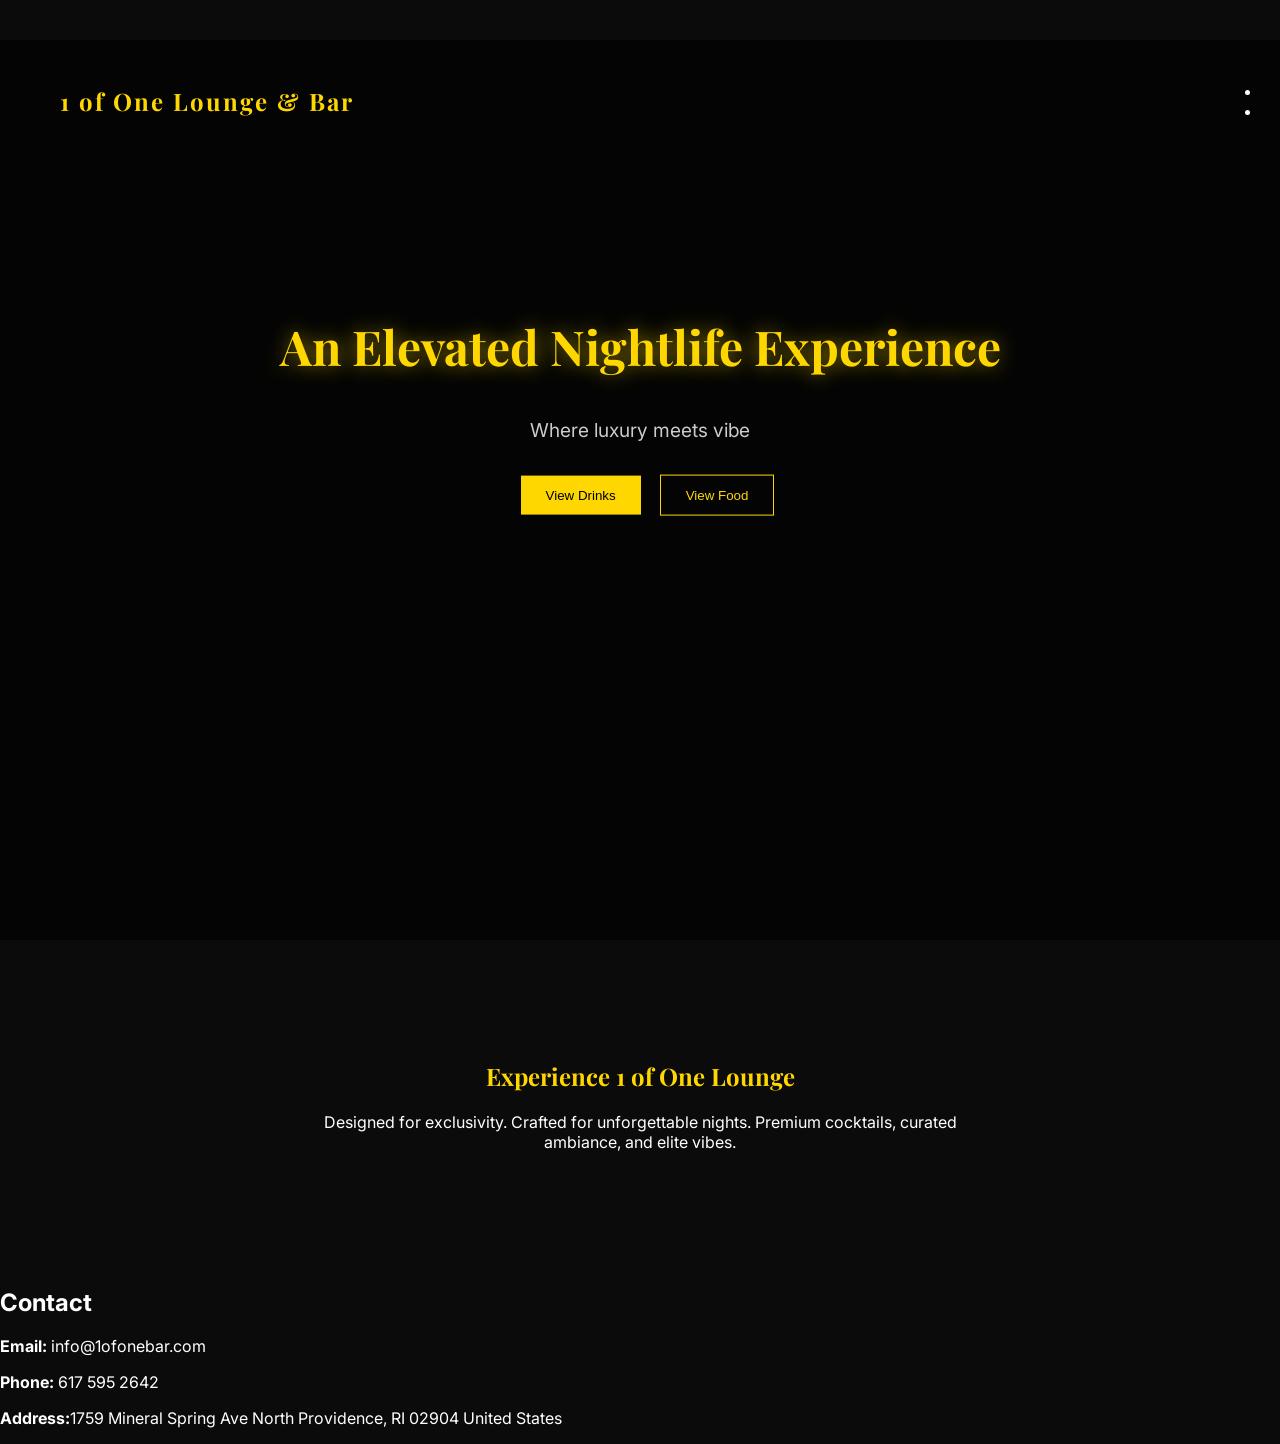
<file: index.html>
<!DOCTYPE html>
<html lang="en">
<head>
  <meta charset="UTF-8">
  <title>1 of One Lounge & Bar</title>
  <link rel="stylesheet" href="style.css">

  <!-- Google Font -->
  <link href="https://fonts.googleapis.com/css2?family=Playfair+Display:wght@500;700&family=Inter:wght@300;400&display=swap" rel="stylesheet">
</head>

<body>

<nav class="nav">
  <h1 class="logo">1 of One Lounge & Bar</h1>
  <ul>
    <li><a href="drinks.html">Drinks</a></li>
    <li><a href="food.html">Food</a></li>
  </ul>
</nav>

<section class="hero">
  <div class="overlay"></div>

  <div class="hero-content">
    <h2 class="glow">An Elevated Nightlife Experience</h2>
    <p>Where luxury meets vibe</p>

    <div class="buttons">
      <a href="drinks.html"><button class="gold-btn">View Drinks</button></a>
      <a href="food.html"><button class="outline-btn">View Food</button></a>
    </div>
  </div>
</section>

<section class="about">
  <h2>Experience 1 of One Lounge</h2>
  <p>
    Designed for exclusivity. Crafted for unforgettable nights.
    Premium cocktails, curated ambiance, and elite vibes.
  </p>
</section>
 <section id="contact" class="contact">
      <div class="section-heading">
        <p class="section-tag"></p>
        <h2>Contact</h2>
      </div>

      <div class="contact-card">
        <p><strong>Email:</strong> info@1ofonebar.com</p>
        <p><strong>Phone:</strong> 617 595 2642</p>
        <p><strong>Address:</strong>1759 Mineral Spring Ave
North Providence, RI  02904
United States</p>
      </div>
<script src="script.js"></script>
</body>
</html>
</file>
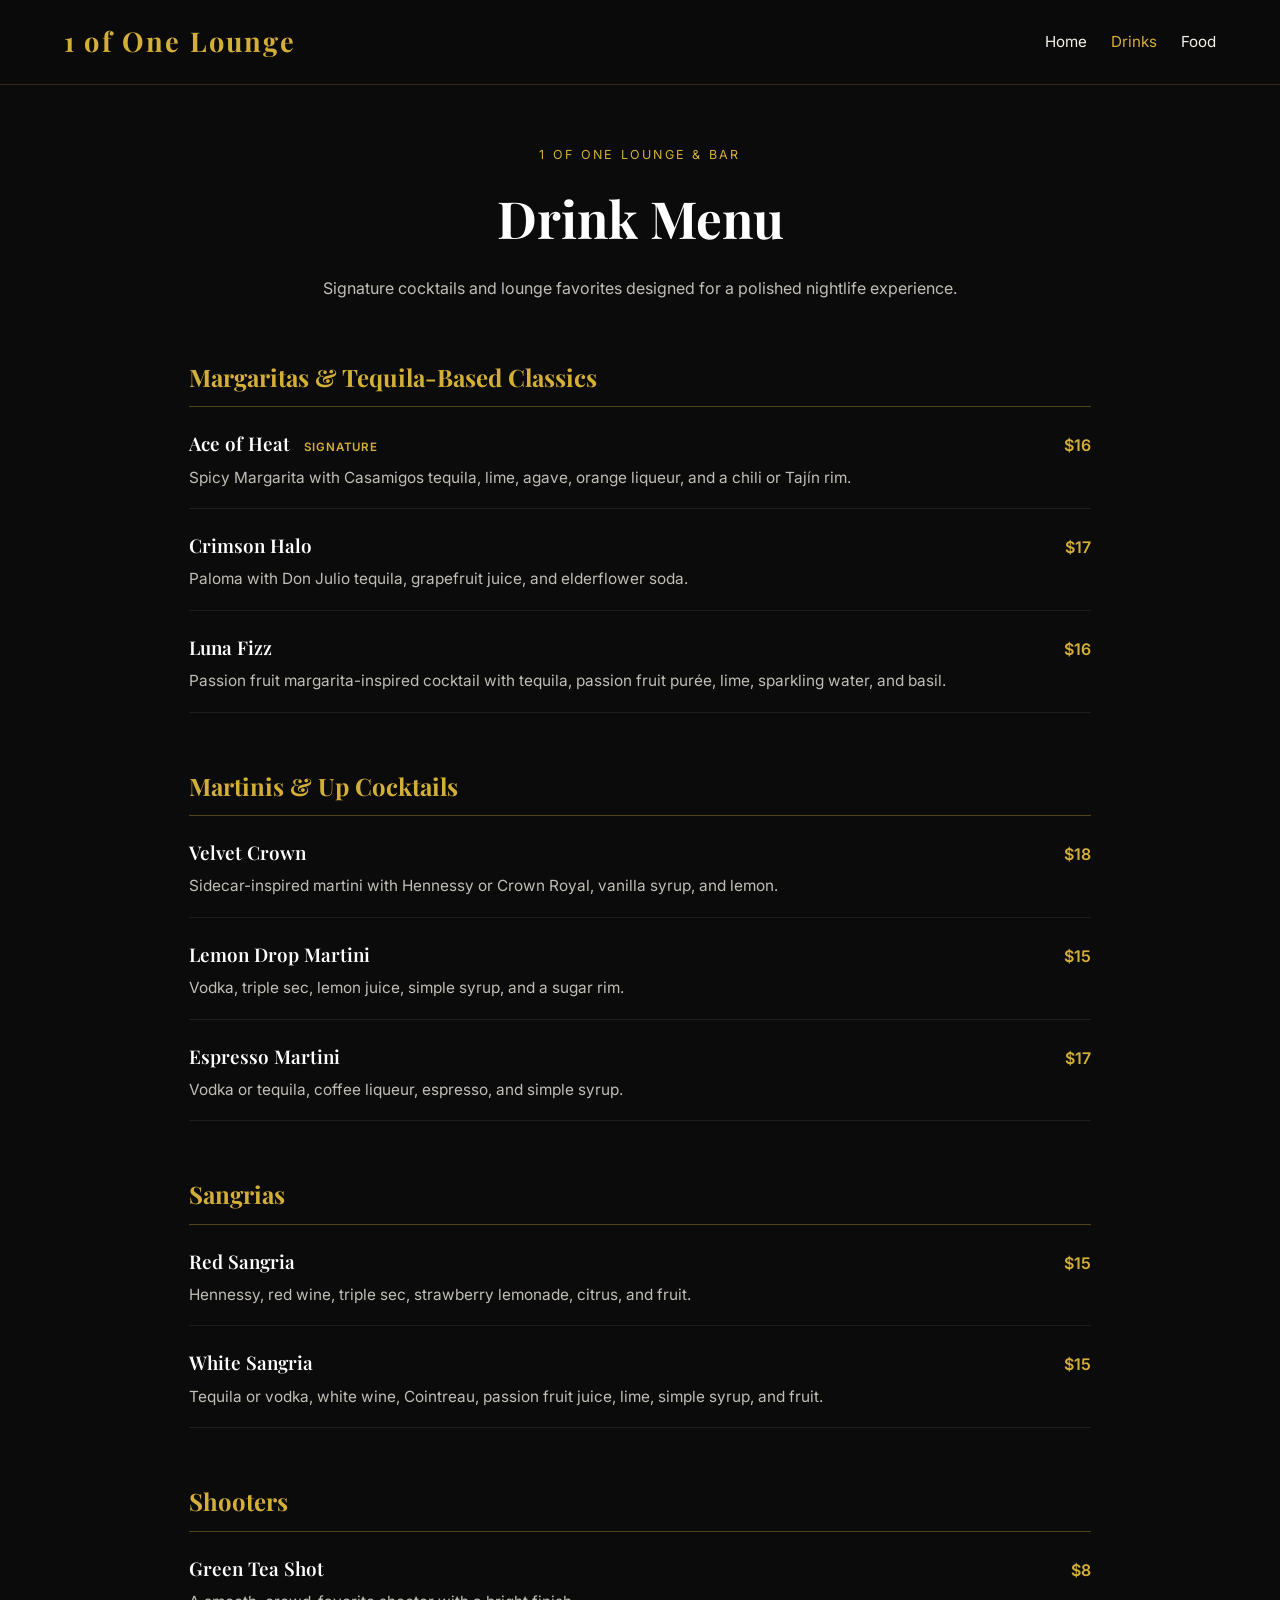
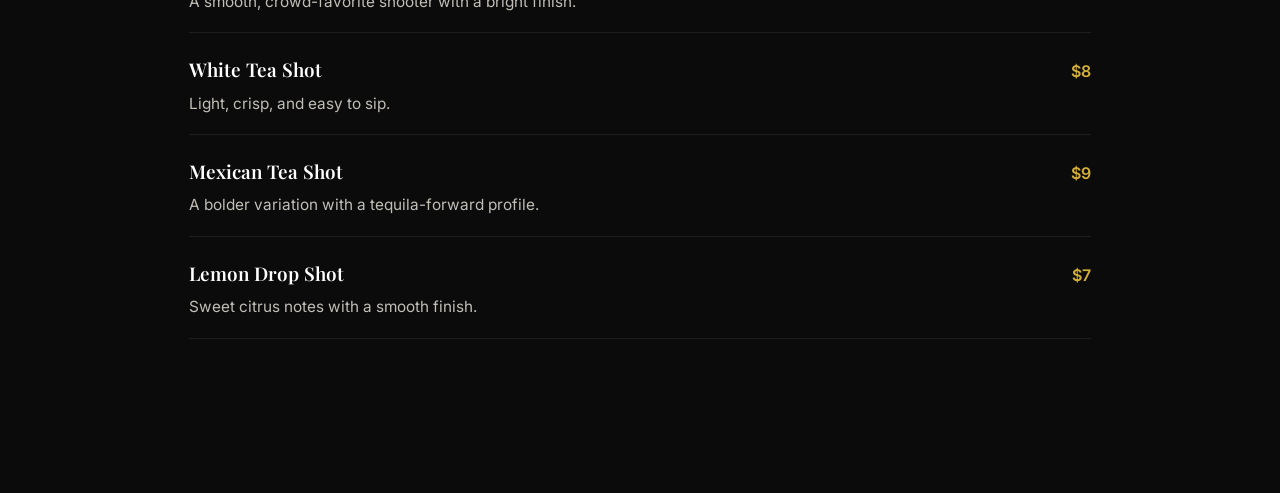
<file: drinks.html>
<!DOCTYPE html>
<html lang="en">
<head>
  <meta charset="UTF-8" />
  <meta name="viewport" content="width=device-width, initial-scale=1.0" />
  <title>Drink Menu | 1 of One Lounge & Bar</title>
  <link rel="preconnect" href="https://fonts.googleapis.com" />
  <link rel="preconnect" href="https://fonts.gstatic.com" crossorigin />
  <link href="https://fonts.googleapis.com/css2?family=Inter:wght@300;400;500;600&family=Playfair+Display:wght@500;600;700&display=swap" rel="stylesheet" />
  <link rel="stylesheet" href="menu.css" />
</head>
<body>
  <header class="site-header">
    <nav class="nav">
      <a href="index.html" class="brand">1 of One Lounge</a>

      <button class="menu-toggle" aria-label="Open navigation" aria-expanded="false">
        <span></span>
        <span></span>
        <span></span>
      </button>

      <ul class="nav-links">
        <li><a href="index.html">Home</a></li>
        <li><a href="drinks.html" class="active">Drinks</a></li>
        <li><a href="food.html">Food</a></li>
      </ul>
    </nav>
  </header>

  <main class="menu-layout">
    <section class="menu-hero reveal">
      <p class="eyebrow">1 of One Lounge & Bar</p>
      <h1>Drink Menu</h1>
      <p class="menu-intro">
        Signature cocktails and lounge favorites designed for a polished nightlife experience.
      </p>
    </section>

    <section class="menu-section reveal">
      <div class="section-heading">
        <h2>Margaritas &amp; Tequila-Based Classics</h2>
      </div>

      <div class="menu-items">
        <article class="menu-item signature-item">
          <div class="menu-item-heading">
            <h3>Ace of Heat</h3>
            <p class="price">$16</p>
          </div>
          <p class="description">Spicy Margarita with Casamigos tequila, lime, agave, orange liqueur, and a chili or Tajín rim.</p>
        </article>

        <article class="menu-item">
          <div class="menu-item-heading">
            <h3>Crimson Halo</h3>
            <p class="price">$17</p>
          </div>
          <p class="description">Paloma with Don Julio tequila, grapefruit juice, and elderflower soda.</p>
        </article>

        <article class="menu-item">
          <div class="menu-item-heading">
            <h3>Luna Fizz</h3>
            <p class="price">$16</p>
          </div>
          <p class="description">Passion fruit margarita-inspired cocktail with tequila, passion fruit purée, lime, sparkling water, and basil.</p>
        </article>
      </div>
    </section>

    <section class="menu-section reveal">
      <div class="section-heading">
        <h2>Martinis &amp; Up Cocktails</h2>
      </div>

      <div class="menu-items">
        <article class="menu-item">
          <div class="menu-item-heading">
            <h3>Velvet Crown</h3>
            <p class="price">$18</p>
          </div>
          <p class="description">Sidecar-inspired martini with Hennessy or Crown Royal, vanilla syrup, and lemon.</p>
        </article>

        <article class="menu-item">
          <div class="menu-item-heading">
            <h3>Lemon Drop Martini</h3>
            <p class="price">$15</p>
          </div>
          <p class="description">Vodka, triple sec, lemon juice, simple syrup, and a sugar rim.</p>
        </article>

        <article class="menu-item">
          <div class="menu-item-heading">
            <h3>Espresso Martini</h3>
            <p class="price">$17</p>
          </div>
          <p class="description">Vodka or tequila, coffee liqueur, espresso, and simple syrup.</p>
        </article>
      </div>
    </section>

    <section class="menu-section reveal">
      <div class="section-heading">
        <h2>Sangrias</h2>
      </div>

      <div class="menu-items">
        <article class="menu-item">
          <div class="menu-item-heading">
            <h3>Red Sangria</h3>
            <p class="price">$15</p>
          </div>
          <p class="description">Hennessy, red wine, triple sec, strawberry lemonade, citrus, and fruit.</p>
        </article>

        <article class="menu-item">
          <div class="menu-item-heading">
            <h3>White Sangria</h3>
            <p class="price">$15</p>
          </div>
          <p class="description">Tequila or vodka, white wine, Cointreau, passion fruit juice, lime, simple syrup, and fruit.</p>
        </article>
      </div>
    </section>

    <section class="menu-section reveal">
      <div class="section-heading">
        <h2>Shooters</h2>
      </div>

      <div class="menu-items">
        <article class="menu-item">
          <div class="menu-item-heading">
            <h3>Green Tea Shot</h3>
            <p class="price">$8</p>
          </div>
          <p class="description">A smooth, crowd-favorite shooter with a bright finish.</p>
        </article>

        <article class="menu-item">
          <div class="menu-item-heading">
            <h3>White Tea Shot</h3>
            <p class="price">$8</p>
          </div>
          <p class="description">Light, crisp, and easy to sip.</p>
        </article>

        <article class="menu-item">
          <div class="menu-item-heading">
            <h3>Mexican Tea Shot</h3>
            <p class="price">$9</p>
          </div>
          <p class="description">A bolder variation with a tequila-forward profile.</p>
        </article>

        <article class="menu-item">
          <div class="menu-item-heading">
            <h3>Lemon Drop Shot</h3>
            <p class="price">$7</p>
          </div>
          <p class="description">Sweet citrus notes with a smooth finish.</p>
        </article>
      </div>
    </section>
  </main>

  <script src="script.js"></script>
</body>
</html>
</file>
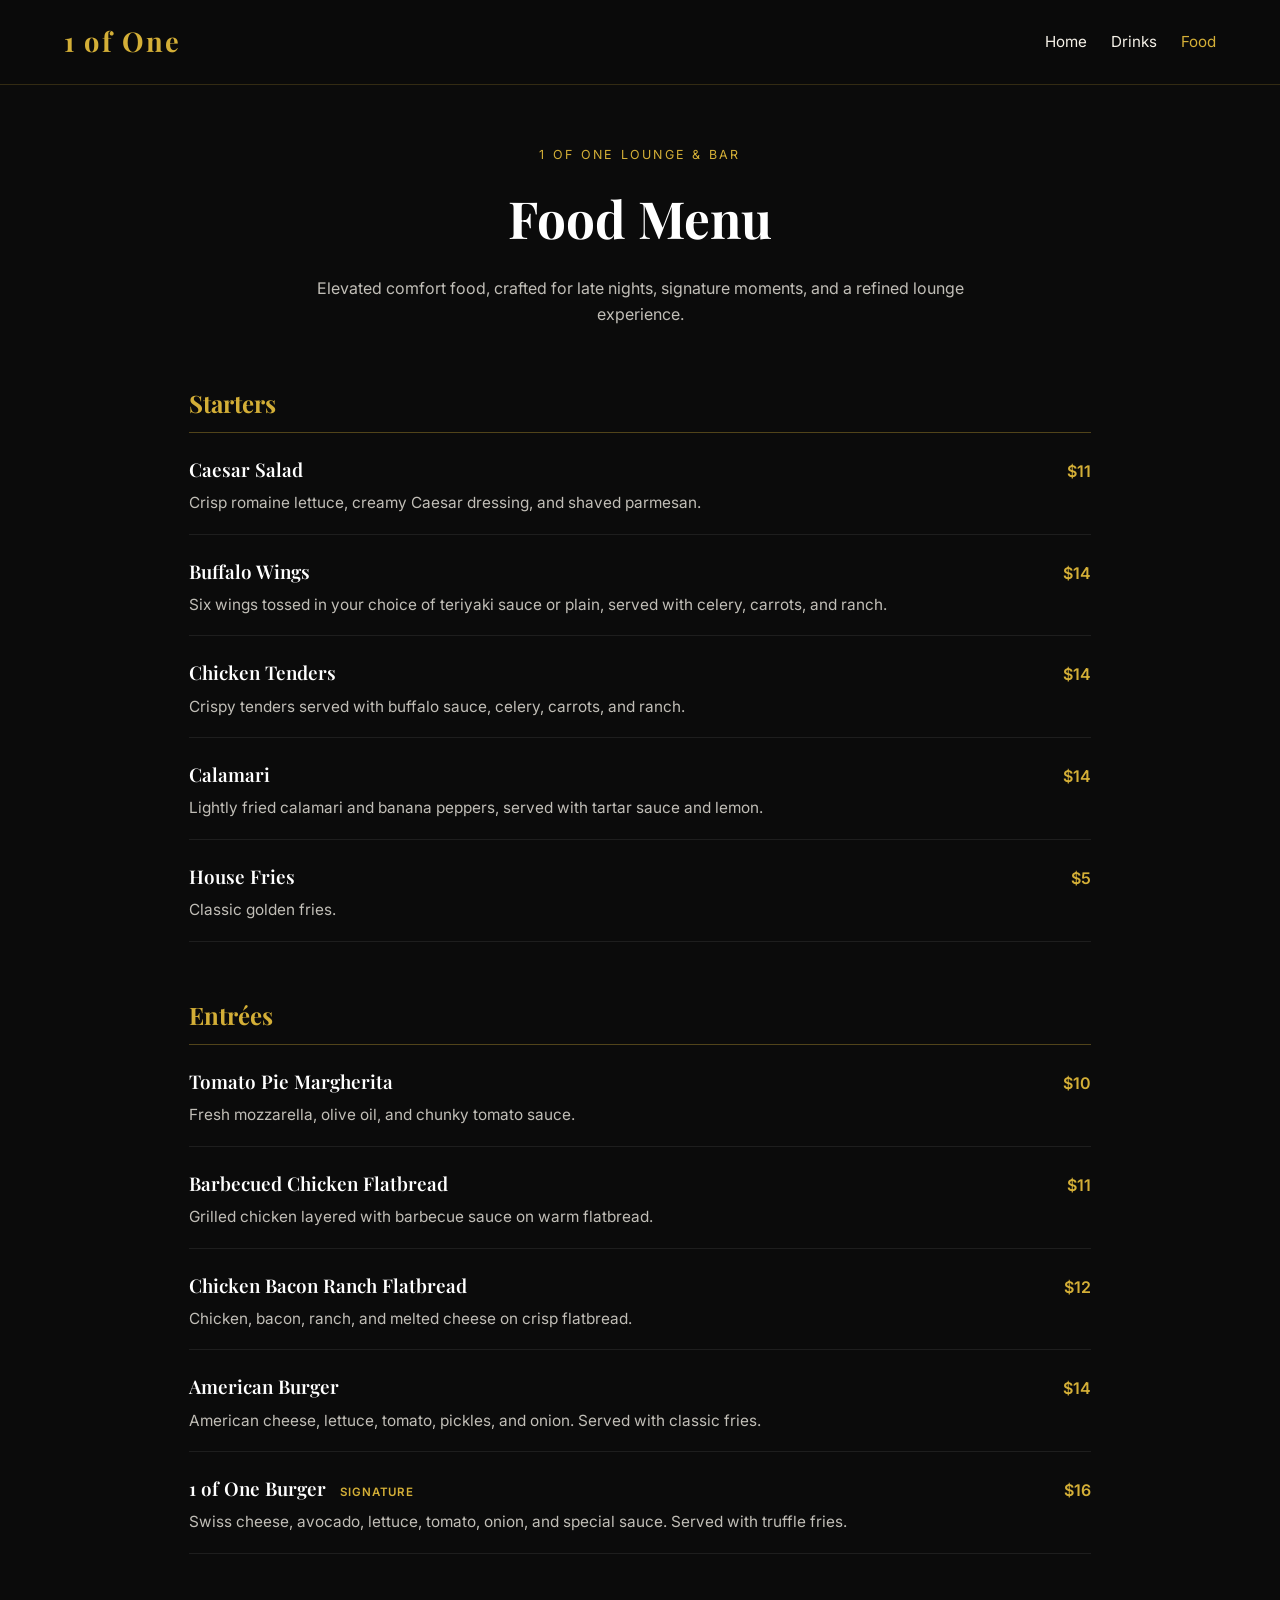
<file: food.html>
<!DOCTYPE html>
<html lang="en">
<head>
  <meta charset="UTF-8" />
  <meta name="viewport" content="width=device-width, initial-scale=1.0" />
  <title>Food Menu | 1 of One Lounge & Bar</title>
  <link rel="preconnect" href="https://fonts.googleapis.com" />
  <link rel="preconnect" href="https://fonts.gstatic.com" crossorigin />
  <link href="https://fonts.googleapis.com/css2?family=Inter:wght@300;400;500;600&family=Playfair+Display:wght@500;600;700&display=swap" rel="stylesheet" />
  <link rel="stylesheet" href="menu.css" />
</head>
<body>
  <header class="site-header">
    <nav class="nav">
      <a href="index.html" class="brand">1 of One</a>

      <button class="menu-toggle" aria-label="Open navigation" aria-expanded="false">
        <span></span>
        <span></span>
        <span></span>
      </button>

      <ul class="nav-links">
        <li><a href="index.html">Home</a></li>
        <li><a href="drinks.html">Drinks</a></li>
        <li><a href="food.html" class="active">Food</a></li>
      </ul>
    </nav>
  </header>

  <main class="menu-layout">
    <section class="menu-hero reveal">
      <p class="eyebrow">1 of One Lounge & Bar</p>
      <h1>Food Menu</h1>
      <p class="menu-intro">
        Elevated comfort food, crafted for late nights, signature moments, and a refined lounge experience.
      </p>
    </section>

    <section class="menu-section reveal">
      <div class="section-heading">
        <h2>Starters</h2>
      </div>

      <div class="menu-items">
        <article class="menu-item">
          <div class="menu-item-heading">
            <h3>Caesar Salad</h3>
            <p class="price">$11</p>
          </div>
          <p class="description">Crisp romaine lettuce, creamy Caesar dressing, and shaved parmesan.</p>
        </article>

        <article class="menu-item">
          <div class="menu-item-heading">
            <h3>Buffalo Wings</h3>
            <p class="price">$14</p>
          </div>
          <p class="description">Six wings tossed in your choice of teriyaki sauce or plain, served with celery, carrots, and ranch.</p>
        </article>

        <article class="menu-item">
          <div class="menu-item-heading">
            <h3>Chicken Tenders</h3>
            <p class="price">$14</p>
          </div>
          <p class="description">Crispy tenders served with buffalo sauce, celery, carrots, and ranch.</p>
        </article>

        <article class="menu-item">
          <div class="menu-item-heading">
            <h3>Calamari</h3>
            <p class="price">$14</p>
          </div>
          <p class="description">Lightly fried calamari and banana peppers, served with tartar sauce and lemon.</p>
        </article>

        <article class="menu-item">
          <div class="menu-item-heading">
            <h3>House Fries</h3>
            <p class="price">$5</p>
          </div>
          <p class="description">Classic golden fries.</p>
        </article>
      </div>
    </section>

    <section class="menu-section reveal">
      <div class="section-heading">
        <h2>Entrées</h2>
      </div>

      <div class="menu-items">
        <article class="menu-item">
          <div class="menu-item-heading">
            <h3>Tomato Pie Margherita</h3>
            <p class="price">$10</p>
          </div>
          <p class="description">Fresh mozzarella, olive oil, and chunky tomato sauce.</p>
        </article>

        <article class="menu-item">
          <div class="menu-item-heading">
            <h3>Barbecued Chicken Flatbread</h3>
            <p class="price">$11</p>
          </div>
          <p class="description">Grilled chicken layered with barbecue sauce on warm flatbread.</p>
        </article>

        <article class="menu-item">
          <div class="menu-item-heading">
            <h3>Chicken Bacon Ranch Flatbread</h3>
            <p class="price">$12</p>
          </div>
          <p class="description">Chicken, bacon, ranch, and melted cheese on crisp flatbread.</p>
        </article>

        <article class="menu-item">
          <div class="menu-item-heading">
            <h3>American Burger</h3>
            <p class="price">$14</p>
          </div>
          <p class="description">American cheese, lettuce, tomato, pickles, and onion. Served with classic fries.</p>
        </article>

        <article class="menu-item signature-item">
          <div class="menu-item-heading">
            <h3>1 of One Burger</h3>
            <p class="price">$16</p>
          </div>
          <p class="description">Swiss cheese, avocado, lettuce, tomato, onion, and special sauce. Served with truffle fries.</p>
        </article>
      </div>
    </section>
  </main>

  <script src="script.js"></script>
</body>
</html>
</file>
<file: style.css>
/* RESET */
body {
  margin: 0;
  font-family: 'Inter', sans-serif;
  background: #0b0b0b;
  color: #fff;
}

/* NAV */
.nav {
  display: flex;
  justify-content: space-between;
  padding: 25px 60px;
  position: absolute;
  width: 100%;
  z-index: 10;
}

.logo {
  font-family: 'Playfair Display', serif;
  color: gold;
  letter-spacing: 2px;
}

.nav a {
  color: white;
  text-decoration: none;
  margin-left: 30px;
  transition: 0.3s;
}

.nav a:hover {
  color: gold;
}

/* HERO */
.hero {
  height: 100vh;
  background: url('https://images.unsplash.com/photo-1514933651103-005eec06c04b') center/cover no-repeat;
  position: relative;
}

.overlay {
  position: absolute;
  width: 100%;
  height: 100%;
  background: rgba(0,0,0,0.65);
}

/* HERO CONTENT */
.hero-content {
  position: relative;
  z-index: 2;
  text-align: center;
  top: 40%;
  transform: translateY(-40%);
}

.glow {
  font-family: 'Playfair Display', serif;
  font-size: 3rem;
  color: gold;
  text-shadow: 0 0 20px rgba(255,215,0,0.6);
  animation: fadeUp 1.5s ease;
}

.hero p {
  margin-top: 15px;
  font-size: 1.2rem;
  opacity: 0.8;
}

/* BUTTONS */
.gold-btn {
  background: gold;
  color: black;
  padding: 12px 25px;
  border: none;
  margin: 15px;
  cursor: pointer;
  transition: 0.3s;
}

.gold-btn:hover {
  background: #d4af37;
  transform: scale(1.05);
}

.outline-btn {
  background: transparent;
  border: 1px solid gold;
  color: gold;
  padding: 12px 25px;
  cursor: pointer;
}

.outline-btn:hover {
  background: gold;
  color: black;
}

/* ABOUT */
.about {
  padding: 100px 20px;
  text-align: center;
  max-width: 700px;
  margin: auto;
}

.about h2 {
  font-family: 'Playfair Display', serif;
  color: gold;
}

/* MENU CARDS (used on food/drinks pages) */
.menu-grid {
  display: flex;
  justify-content: center;
  gap: 30px;
  flex-wrap: wrap;
  padding: 60px;
}

.card {
  background: rgba(255,255,255,0.05);
  backdrop-filter: blur(10px);
  border: 1px solid rgba(255,215,0,0.2);
  padding: 25px;
  width: 260px;
  border-radius: 15px;
  transition: 0.4s;
}

.card:hover {
  transform: translateY(-10px);
  box-shadow: 0 0 25px rgba(255,215,0,0.2);
}

.card h3 {
  font-family: 'Playfair Display', serif;
}

.card span {
  color: gold;
  font-weight: bold;
}

/* ANIMATION */
@keyframes fadeUp {
  from {
    opacity: 0;
    transform: translateY(40px);
  }
  to {
    opacity: 1;
    transform: translateY(0);
  }
  

}
</file>
<file: menu.css>
* {
  box-sizing: border-box;
  margin: 0;
  padding: 0;
}

body {
  background: #0b0b0b;
  color: #f5f1e8;
  font-family: 'Inter', sans-serif;
  line-height: 1.6;
}

.site-header {
  position: sticky;
  top: 0;
  z-index: 1000;
  background: rgba(11, 11, 11, 0.96);
  border-bottom: 1px solid rgba(212, 175, 55, 0.2);
}

.nav {
  max-width: 1200px;
  margin: 0 auto;
  padding: 20px 24px;
  display: flex;
  align-items: center;
  justify-content: space-between;
}

.brand {
  color: #d4af37;
  text-decoration: none;
  font-family: 'Playfair Display', serif;
  font-size: 1.7rem;
  font-weight: 700;
  letter-spacing: 0.08em;
}

.nav-links {
  list-style: none;
  display: flex;
  gap: 24px;
}

.nav-links a {
  color: #f5f1e8;
  text-decoration: none;
  font-size: 0.95rem;
  transition: color 0.3s ease;
}

.nav-links a:hover,
.nav-links a.active {
  color: #d4af37;
}

.menu-toggle {
  display: none;
  background: transparent;
  border: none;
  cursor: pointer;
}

.menu-toggle span {
  display: block;
  width: 24px;
  height: 2px;
  margin: 5px 0;
  background: #f5f1e8;
}

.menu-layout {
  max-width: 950px;
  margin: 0 auto;
  padding: 60px 24px 100px;
}

.menu-hero {
  text-align: center;
  margin-bottom: 56px;
}

.eyebrow {
  color: #d4af37;
  text-transform: uppercase;
  letter-spacing: 0.18em;
  font-size: 0.78rem;
  margin-bottom: 14px;
}

.menu-hero h1 {
  font-family: 'Playfair Display', serif;
  font-size: 3.2rem;
  color: #fff;
  margin-bottom: 16px;
}

.menu-intro {
  max-width: 680px;
  margin: 0 auto;
  color: rgba(245, 241, 232, 0.78);
  font-size: 1rem;
}

.menu-section {
  margin-bottom: 54px;
}

.section-heading {
  margin-bottom: 22px;
}

.section-heading h2 {
  font-family: 'Playfair Display', serif;
  font-size: 1.5rem;
  color: #d4af37;
  padding-bottom: 10px;
  border-bottom: 1px solid rgba(212, 175, 55, 0.35);
}

.menu-items {
  display: flex;
  flex-direction: column;
  gap: 22px;
}

.menu-item {
  padding-bottom: 18px;
  border-bottom: 1px solid rgba(255, 255, 255, 0.08);
}

.menu-item-heading {
  display: flex;
  align-items: baseline;
  justify-content: space-between;
  gap: 16px;
  margin-bottom: 6px;
}

.menu-item-heading h3 {
  font-family: 'Playfair Display', serif;
  font-size: 1.18rem;
  color: #fff;
  font-weight: 600;
}

.price {
  color: #d4af37;
  font-weight: 600;
  white-space: nowrap;
}

.description {
  color: rgba(245, 241, 232, 0.78);
  font-size: 0.96rem;
  max-width: 760px;
}

.signature-item .menu-item-heading h3::after {
  content: " Signature";
  color: #d4af37;
  font-family: 'Inter', sans-serif;
  font-size: 0.72rem;
  text-transform: uppercase;
  letter-spacing: 0.08em;
  margin-left: 10px;
}

.reveal {
  opacity: 1;
  transform: translateY(0);
}

@media (max-width: 768px) {
  .nav {
    flex-wrap: wrap;
    gap: 16px;
  }

  .menu-toggle {
    display: block;
  }

  .nav-links {
    width: 100%;
    display: none;
    flex-direction: column;
    gap: 14px;
    padding-top: 10px;
  }

  .nav-links.open {
    display: flex;
  }

  .menu-hero h1 {
    font-size: 2.3rem;
  }

  .menu-item-heading {
    flex-direction: column;
    align-items: flex-start;
    gap: 4px;
  }
}
</file>
